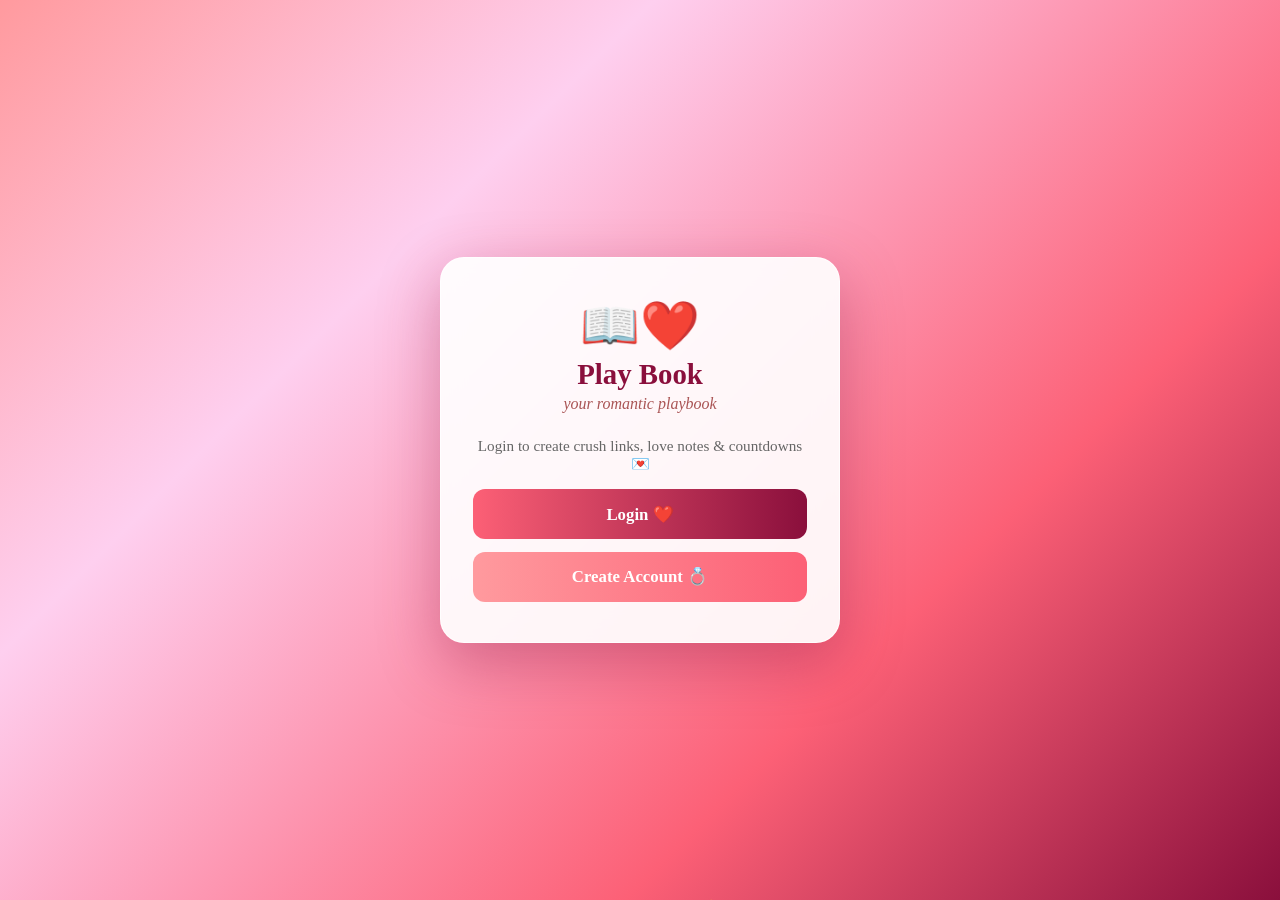
<file: index.html>
<!DOCTYPE html>
<html lang="en">
<head>
<meta charset="UTF-8" />
<meta name="viewport" content="width=device-width, initial-scale=1.0" />
<title>Play Book 💕 - Send Crush Links & Love Notes</title>
<meta name="description" content="Play Book is your romantic playbook. Create crush links, send love notes, get Yes replies on WhatsApp. Try it free." />
<link rel="canonical" href="https://play-book-three.vercel.app/" />
<meta property="og:title" content="Play Book 💕 - your romantic playbook" />
<meta property="og:description" content="Create a crush link, send on WhatsApp, get Yes back. Try Play Book free." />
<meta property="og:type" content="website" />
<meta property="og:url" content="https://play-book-three.vercel.app/" />
<meta name="robots" content="index, follow" />
<meta name="google-site-verification" content="XI5dT_hwBcSANVnfT5WIbAPcifevqG-wdshF-YJLwgw" />
<link rel="stylesheet" href="styles.css" />
</head>
<body>
<div class="hearts-bg" id="hearts"></div>
<div class="card">
  <div class="logo">📖❤️</div>
  <h1>Play Book</h1>
  <p class="subtitle">your romantic playbook</p>
  <p style="color:#666;font-size:.95rem;margin-bottom:1rem;">Login to create crush links, love notes & countdowns 💌</p>
  <a href="login.html" class="btn" style="display:block;text-decoration:none;">Login ❤️</a>
  <a href="signup.html" class="btn" style="display:block;text-decoration:none;background:linear-gradient(90deg,#ff9a9e,#fc6076);">Create Account 💍</a>

</div>
<script src="app.js"></script>
<script>
  createHearts();
  // auto-skip if already logged in
  try {
    if (typeof currentUser === 'function' && currentUser()) {
      window.location.href = 'home.html';
    }
  } catch(e) {}
</script>
</body>
</html>
</file>
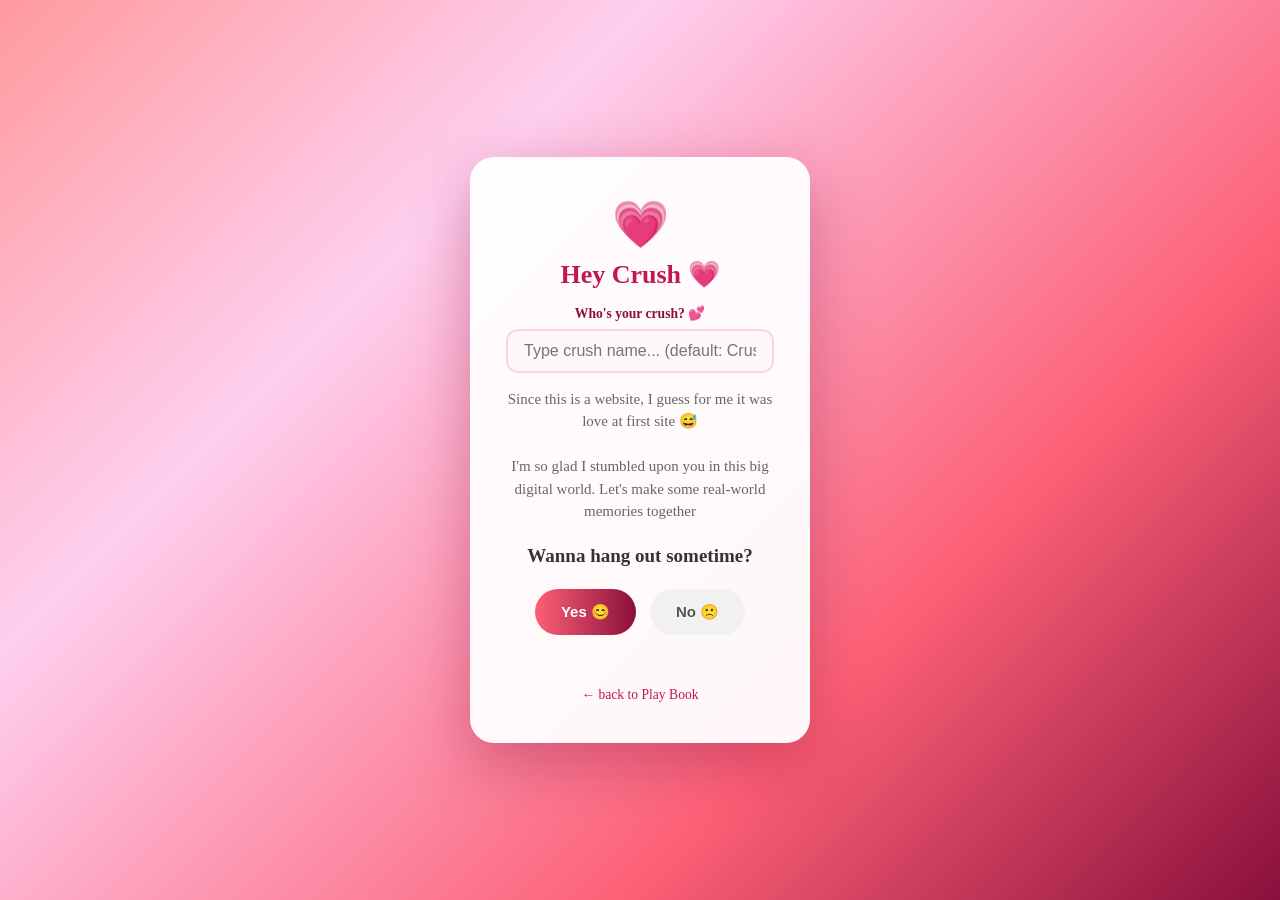
<file: crush.html>
<!DOCTYPE html>
<html lang="en">
<head>
<meta charset="UTF-8">
<meta name="viewport" content="width=device-width, initial-scale=1.0">
<title>Hey Crushie 💗 Play Book</title>
<style>
  * { box-sizing: border-box; }
  html, body {
    margin: 0; height: 100%;
    background: linear-gradient(135deg, #ff9a9e 0%, #fecfef 30%, #fc6076 70%, #8a0f3c 100%);
    font-family: 'Segoe UI', Georgia, serif;
    overflow: hidden;
  }
  body { display: flex; align-items: center; justify-content: center; }
  .card {
    background: rgba(255,255,255,.95);
    border-radius: 24px; padding: 40px 36px;
    width: 340px; max-width: 88vw; text-align: center;
    box-shadow: 0 20px 60px rgba(138,15,60,.35);
    position: relative; z-index: 2;
  }
  .heart { font-size: 46px; animation: beat 1.1s infinite; margin-bottom: 4px; }
  @keyframes beat {
    0%,100% { transform: scale(1); } 25% { transform: scale(1.15); }
    40% { transform: scale(0.95); } 60% { transform: scale(1.1); }
  }
  h1 { color: #c01a4d; margin: 8px 0 14px; font-size: 26px; font-family: Georgia, serif; }
  p.message { color: #666; font-size: 15px; line-height: 1.5; margin-bottom: 22px; }
  h2.question { color: #333; font-size: 19px; margin-bottom: 22px; }
  .buttons { display: flex; justify-content: center; gap: 14px; position: relative; height: 46px; }
  button { border: none; border-radius: 999px; padding: 12px 26px; font-size: 15px; font-weight: 600; cursor: pointer; transition: transform .15s ease, background .2s ease; }
  #yesBtn { background: linear-gradient(90deg,#fc6076,#8a0f3c); color: #fff; }
  #yesBtn:hover { transform: scale(1.06); }
  #noBtn { background: #f1f1f1; color: #555; }
  #smallText { margin-top: 18px; color: #999; font-size: 13px; min-height: 18px; }
  .success-screen { display: none; text-align: center; }
  .success-screen h1 { font-size: 30px; }
  .success-screen p { color: #777; font-size: 15px; margin-top: 8px; }
  .wa-button {
    display: inline-block; margin-top: 20px; background: #25D366; color: #fff;
    text-decoration: none; padding: 12px 26px; border-radius: 999px;
    font-size: 15px; font-weight: 600;
  }
  .wa-button:hover { background: #1ebe5b; transform: scale(1.05); }
  .back-link { display:block; margin-top:16px; font-size:.85rem; color:#c01a4d; text-decoration:none; }
  input { font-size:16px; }
  @media (max-width:480px) {
    .card { width:100%; padding:28px 20px; border-radius:18px; }
    body { padding:1rem; }
  }
  .confetti { position: fixed; top: -10px; width: 8px; height: 14px; border-radius: 2px; z-index: 5; pointer-events: none; animation: fall linear forwards; }
  @keyframes fall { to { transform: translateY(110vh) rotate(540deg); opacity: .9; } }
</style>
</head>
<body>
<div class="card" id="card">
  <div id="questionView">
    <div class="heart">💗</div>
    <h1 id="crushTitle">Hey Crush</h1>
    <p id="fromBadge" style="display:none;color:#8a0f3c;font-size:.9rem;background:#fff0f4;padding:.4rem .8rem;border-radius:999px;margin:0 0 10px;"></p>
    <div id="nameInputWrap" style="margin-bottom:14px;">
      <label style="font-size:.85rem;color:#8a0f3c;font-weight:600;">Who's your crush? 💕</label><br/>
      <input id="crushNameInput" type="text" placeholder="Type crush name... (default: Crush)" style="width:100%;padding:.7rem 1rem;margin-top:.4rem;border:2px solid #fecfef;border-radius:12px;outline:none;font-size:1rem;background:#fff8fa;" />
    </div>
    <p class="message">
      Since this is a website, I guess for me it was love at first site 😅
      <br><br>
      I'm so glad I stumbled upon you in this big digital world. Let's make some real-world memories together
    </p>
    <h2 class="question">Wanna hang out sometime?</h2>
    <div class="buttons">
      <button id="yesBtn">Yes 😊</button>
      <button id="noBtn">No 🙁</button>
    </div>
    <p id="smallText"></p>
    <a class="back-link" href="home.html">← back to Play Book</a>
  </div>
  <div class="success-screen" id="successView">
    <div class="heart">🎉</div>
    <h1>Yay!! 💗</h1>
    <p id="successText">I'll text you the details!</p>
    <a id="waLink" href="#" target="_blank" rel="noopener" class="wa-button">Send on WhatsApp 💬</a>
    <a class="back-link" href="home.html">← back to Play Book</a>
  </div>
</div>
<script src="app.js"></script>
<script>
  const yesBtn = document.getElementById('yesBtn');
  const noBtn = document.getElementById('noBtn');
  const smallText = document.getElementById('smallText');
  const questionView = document.getElementById('questionView');
  const successView = document.getElementById('successView');
  const waLink = document.getElementById('waLink');

  // Support shared link ?to=Crush&from=Sender&wa=12345
  // If link present, lock to that crush name + show sender
  const params = new URLSearchParams(window.location.search);
  const sharedTo = (params.get('to') || '').trim();
  const sharedFrom = (params.get('from') || '').trim();
  const sharedWaRaw = (params.get('wa') || '').trim();

  const user = typeof currentUser === 'function' ? currentUser() : null;
  const crushNameInput = document.getElementById('crushNameInput');

  function cleanNumber(num) {
    return (num || '').replace(/[^0-9]/g, '');
  }
  const sharedWa = cleanNumber(sharedWaRaw);
  const ownerWa = typeof getOwnerWhatsapp === 'function' ? getOwnerWhatsapp() : "";
  const WHATSAPP_NUMBER = sharedWa.length >= 7 ? sharedWa : ownerWa;

  function getCrushName() {
    if (sharedTo) return sharedTo;
    const v = (crushNameInput.value || '').trim();
    if (v) return v;
    const saved = (localStorage.getItem('playbook_crush_name') || '').trim();
    if (saved) return saved;
    return "Crush";
  }
  function updateCrushTitle() {
    const name = getCrushName();
    document.getElementById('crushTitle').textContent = 'Hey ' + name + ' 💗';
  }

  if (sharedTo) {
    // shared mode: hide input, show who it's from
    document.getElementById('nameInputWrap').style.display = 'none';
    if (sharedFrom) {
      const badge = document.getElementById('fromBadge');
      badge.style.display = 'inline-block';
      badge.textContent = '💌 From ' + sharedFrom + ' with love';
    }
    updateCrushTitle();
  } else {
    // creator mode: editable
    if (user && user.name) crushNameInput.value = user.name;
    const savedCrush = (localStorage.getItem('playbook_crush_name') || '').trim();
    if (savedCrush && !crushNameInput.value) crushNameInput.value = savedCrush;
    updateCrushTitle();
    crushNameInput.addEventListener('input', () => {
      localStorage.setItem('playbook_crush_name', crushNameInput.value.trim());
      updateCrushTitle();
    });
  }

  function buildMessage() {
    const crush = getCrushName();
    const sender = sharedFrom || (user && user.name ? user.name : '');
    if (sender) return `Hey! I'm ${crush} 😊 ${sender} sent me this Play Book link and I clicked YES! 💗`;
    return `Hey! ${crush} clicked Yes on your Play Book page 😊`;
  }

  const taunts = [
    "Bonus points for trying though 😄",
    "Nope, try again 😝",
    "Hii ni mbaya, finya 'Yes' 😂",
    "You know you want to click Yes...",
    "The 'No' button is shy, it keeps running",
    "Ok fine, one more chance 👀"
  ];
  let noCount = 0;

  function moveNoButton() {
    noCount++;
    const growth = Math.min(1 + noCount * 0.08, 1.8);
    yesBtn.style.transform = `scale(${growth})`;
    const btnRect = noBtn.getBoundingClientRect();
    const maxX = window.innerWidth - btnRect.width - 20;
    const maxY = window.innerHeight - btnRect.height - 20;
    const randomX = Math.max(20, Math.floor(Math.random() * maxX));
    const randomY = Math.max(20, Math.floor(Math.random() * maxY));
    noBtn.style.position = 'fixed';
    noBtn.style.left = randomX + 'px';
    noBtn.style.top = randomY + 'px';
    smallText.textContent = taunts[Math.min(noCount - 1, taunts.length - 1)];
  }

  noBtn.addEventListener('mouseenter', moveNoButton);
  noBtn.addEventListener('click', (e) => { e.preventDefault(); moveNoButton(); });
  noBtn.addEventListener('touchstart', (e) => { e.preventDefault(); moveNoButton(); }, {passive:false});

  function launchConfetti() {
    const colors = ['#ff4f9a', '#ffd6e8', '#ff8fb8', '#ffe066', '#a0e7e5'];
    for (let i = 0; i < 120; i++) {
      const piece = document.createElement('div');
      piece.className = 'confetti';
      piece.style.left = Math.random() * 100 + 'vw';
      piece.style.background = colors[Math.floor(Math.random() * colors.length)];
      piece.style.animationDuration = (2.2 + Math.random() * 1.8) + 's';
      document.body.appendChild(piece);
      setTimeout(() => piece.remove(), 4200);
    }
  }

  yesBtn.addEventListener('click', () => {
    if (!WHATSAPP_NUMBER) {
      smallText.textContent = "Owner: please set your WhatsApp in home.html first 💚";
      return;
    }
    const WHATSAPP_MESSAGE = buildMessage();
    const crush = getCrushName();
    questionView.style.display = 'none';
    successView.style.display = 'block';
    launchConfetti();
    setTimeout(launchConfetti, 350);
    const waUrl = `https://wa.me/${WHATSAPP_NUMBER}?text=${encodeURIComponent(WHATSAPP_MESSAGE)}`;
    waLink.href = waUrl;
    document.getElementById('successText').textContent = `Yay ${crush}! Sending your Yes to +${WHATSAPP_NUMBER} 💬`;
    window.open(waUrl, '_blank');
  });
</script>
</body>
</html>
</file>
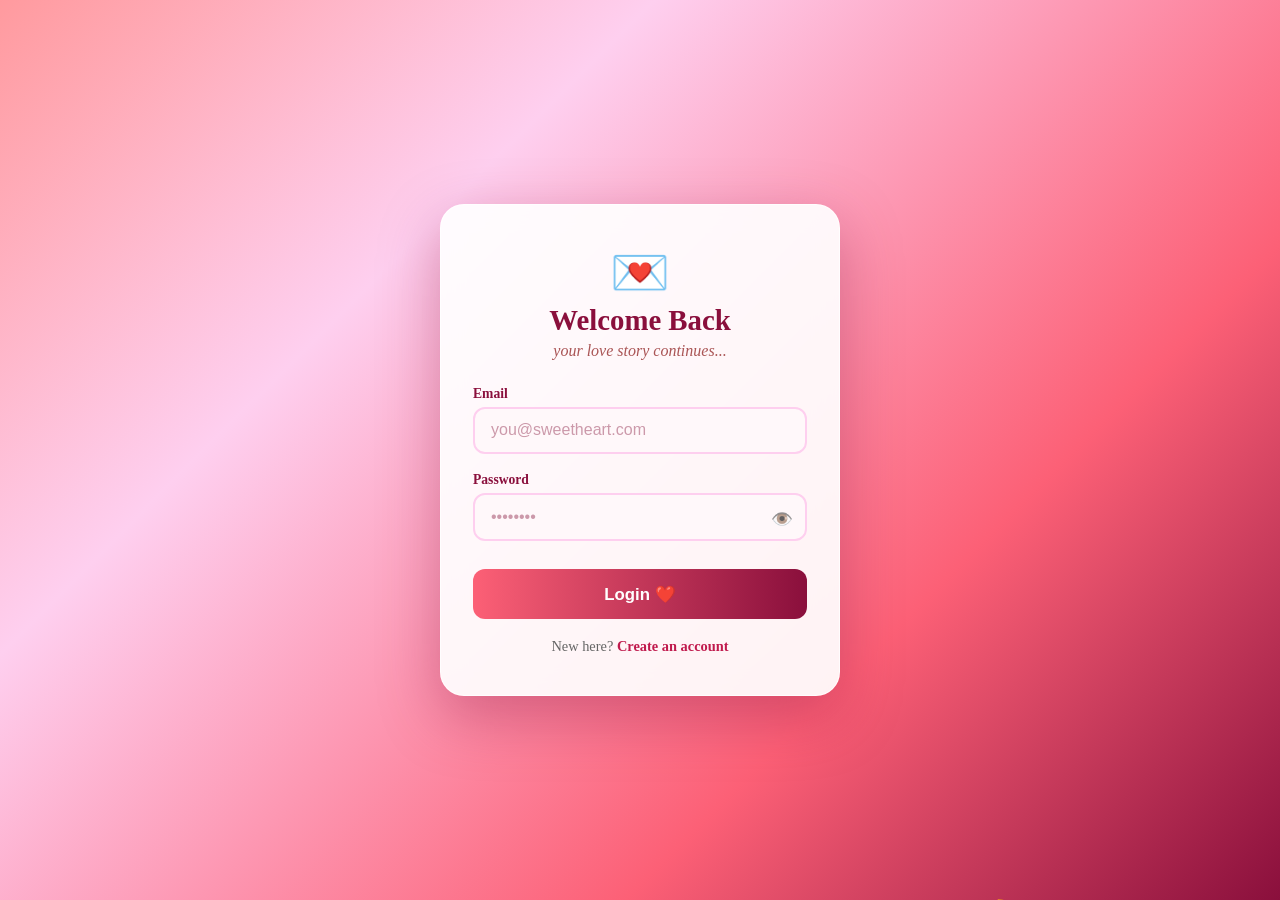
<file: home.html>
<!DOCTYPE html>
<html lang="en">
<head>
<meta charset="UTF-8" />
<meta name="viewport" content="width=device-width, initial-scale=1.0" />
<title>Our Play Book 💕</title>
<link rel="stylesheet" href="styles.css" />
<style>
  .home-card { width: 520px; max-width:92vw; }
  .love-note { background:#fff0f4; border-radius:12px; padding:1rem; margin:1rem 0; color:#8a0f3c; word-break:break-word; }
  #linkOutput { word-break:break-all; }
  @media (max-width:480px) { .home-card { padding:1.5rem 1rem; } }
</style>
</head>
<body>
<div class="hearts-bg" id="hearts"></div>
<div class="card home-card">
  <div class="logo">📖❤️</div>
  <h1 id="welcome">Our Play Book</h1>
  <p class="subtitle">chapter 1: you just logged in</p>
  <div class="love-note" id="userinfo">
    ✨ This is your romantic home base. Next we can build:<br/>
    love notes wall, date ideas spinner, memories timeline, countdowns...
  </div>
  <div class="love-note" style="background:#eafff0;">
    <div style="font-weight:700;margin-bottom:.4rem;">💚 Where should Yes replies go?</div>
    <div style="font-size:.85rem;margin-bottom:.5rem;">Owner WhatsApp (you receive all Yes clicks here): <b id="ownerDisplay"></b></div>
    <div style="display:flex;gap:.4rem;">
      <input id="ownerInput" type="tel" placeholder="+233..." style="flex:1;padding:.6rem;border:2px solid #b6e7c5;border-radius:10px;" />
      <button onclick="saveOwner()" style="padding:.6rem 1rem;border:none;border-radius:10px;background:#25D366;color:#fff;font-weight:700;cursor:pointer;">Save</button>
    </div>
    <div class="error" id="error"></div>
    <div class="success" id="success"></div>
  </div>
  <div class="love-note" style="background:#fff7e6;border:2px dashed #fcb69f;">
    <div style="font-weight:700;margin-bottom:.4rem;">💌 Create link for your crush</div>
    <div style="font-size:.85rem;margin-bottom:.5rem;">Type crush name → generate link → send it to them</div>
    <input id="linkCrushName" type="text" placeholder="Crush name... e.g. Ama" style="width:100%;padding:.6rem;margin-bottom:.4rem;border:2px solid #fcb69f;border-radius:10px;" />
    <input id="linkFromName" type="text" placeholder="Your name... e.g. David" style="width:100%;padding:.6rem;margin-bottom:.4rem;border:2px solid #fcb69f;border-radius:10px;" />
    <button onclick="generateLink()" style="width:100%;padding:.7rem;border:none;border-radius:10px;background:linear-gradient(90deg,#fc6076,#8a0f3c);color:#fff;font-weight:700;cursor:pointer;">Generate Link ✨</button>
    <div id="linkResult" style="display:none;margin-top:.6rem;">
      <input id="linkOutput" readonly style="width:100%;padding:.6rem;border:1px solid #ddd;border-radius:8px;font-size:.75rem;background:#fff;" />
      <div style="display:flex;gap:.4rem;margin-top:.4rem;">
        <button onclick="copyLink()" style="flex:1;padding:.6rem;border:none;border-radius:8px;background:#333;color:#fff;font-weight:700;cursor:pointer;">Copy 📋</button>
        <button onclick="previewLink()" style="flex:1;padding:.6rem;border:none;border-radius:8px;background:#ff4f9a;color:#fff;font-weight:700;cursor:pointer;">Preview 👀</button>
      </div>
      <div style="margin-top:.6rem;background:#eafff0;padding:.6rem;border-radius:10px;">
        <div style="font-size:.8rem;font-weight:700;margin-bottom:.3rem;">📲 Send directly to crush via WhatsApp</div>
        <div style="display:flex;gap:.4rem;">
          <input id="crushWaInput" type="tel" placeholder="Crush WhatsApp e.g. +233..." style="flex:1;padding:.6rem;border:2px solid #b6e7c5;border-radius:8px;" />
          <button onclick="sendViaWhatsapp()" style="padding:.6rem 1rem;border:none;border-radius:8px;background:#25D366;color:#fff;font-weight:700;cursor:pointer;">Send 💬</button>
        </div>
      </div>
    </div>
  </div>
  <a href="crush.html" class="btn" style="display:block;text-decoration:none;margin-bottom:.6rem;">Try the Crush Ask 💗</a>
  <div class="love-note" style="background:#fff0f6;">
    <div style="font-weight:700;">💖 Love Notes Wall</div>
    <div style="font-size:.8rem;margin-bottom:.4rem;">Leave sweet notes for your crush</div>
    <div style="display:flex;gap:.4rem;">
      <input id="noteInput" type="text" placeholder="Write something sweet..." style="flex:1;padding:.6rem;border:2px solid #fecfef;border-radius:8px;" />
      <button onclick="addNote()" style="padding:.6rem 1rem;border:none;border-radius:8px;background:#ff4f9a;color:#fff;font-weight:700;cursor:pointer;">Add</button>
    </div>
    <div id="notesList" style="margin-top:.5rem;text-align:left;"></div>
  </div>
  <button class="btn" onclick="logout()">Logout</button>
</div>
<script src="app.js"></script>
<script>
  createHearts();
  const user = currentUser();
  function ownerLabel() {
    const o = getOwnerWhatsapp();
    return o ? '+' + o : 'not set yet';
  }
  if (!user) window.location.href = 'login.html';
  else {
    document.getElementById('welcome').textContent = 'Hi ' + user.name + ' 💕';
    if (user.whatsapp) {
      document.getElementById('userinfo').innerHTML = '💖 Nickname: <b>' + user.name + '</b><br/>📱 Your WhatsApp: <b>' + user.whatsapp + '</b><br/>📩 Yes replies go to owner: <b>' + ownerLabel() + '</b>';
    }
    // prefill sender name
    document.getElementById('linkFromName').value = user.name || '';
  }
  document.getElementById('ownerDisplay').textContent = ownerLabel();
  const curOwner = getOwnerWhatsapp();
  if (curOwner) document.getElementById('ownerInput').value = '+' + curOwner;
  function saveOwner() {
    const v = document.getElementById('ownerInput').value;
    if (setOwnerWhatsapp(v)) {
      document.getElementById('ownerDisplay').textContent = ownerLabel();
      document.getElementById('userinfo').innerHTML = '💖 Nickname: <b>' + user.name + '</b><br/>📱 Your WhatsApp: <b>' + user.whatsapp + '</b><br/>📩 Yes replies go to owner: <b>' + ownerLabel() + '</b>';
    }
  }
  function generateLink() {
    const crush = document.getElementById('linkCrushName').value.trim() || 'Crush';
    const from = document.getElementById('linkFromName').value.trim() || (user ? user.name : '');
    const wa = getOwnerWhatsapp();
    if (!wa) { showMsg('error', 'Set owner WhatsApp first 💚'); return; }
    const base = window.location.href.replace('home.html', 'crush.html').split('?')[0].split('#')[0];
    const link = base + '?to=' + encodeURIComponent(crush) + '&from=' + encodeURIComponent(from) + '&wa=' + encodeURIComponent(wa);
    document.getElementById('linkOutput').value = link;
    document.getElementById('linkResult').style.display = 'block';
    showMsg('success', 'Link ready for ' + crush + '! Copy & send 💌');
  }
  function copyLink() {
    const out = document.getElementById('linkOutput');
    out.select(); out.setSelectionRange(0, 99999);
    navigator.clipboard.writeText(out.value).then(() => showMsg('success', 'Copied! Send it to your crush 💕'));
  }
  function previewLink() {
    const link = document.getElementById('linkOutput').value;
    if (link) window.open(link, '_blank');
  }
  function sendViaWhatsapp() {
    const link = document.getElementById('linkOutput').value;
    const crushWaRaw = document.getElementById('crushWaInput').value.trim();
    const crushWa = (crushWaRaw || '').replace(/[^0-9]/g, '');
    if (!link) { showMsg('error', 'Generate link first ✨'); return; }
    if (crushWa.length < 7) { showMsg('error', 'Enter crush WhatsApp number 📱'); return; }
    const crush = document.getElementById('linkCrushName').value.trim() || 'Crush';
    const text = `Hey ${crush} 💗 Someone made something special for you! Open this: ${link}`;
    window.open('https://wa.me/' + crushWa + '?text=' + encodeURIComponent(text), '_blank');
    showMsg('success', 'Opening WhatsApp to ' + crush + '... 💬');
  }
  // --- Love notes ---
  function notesKey() { return 'playbook_notes_' + (user ? user.email : 'guest'); }
  function getNotes() { return JSON.parse(localStorage.getItem(notesKey()) || '[]'); }
  function renderNotes() {
    const list = document.getElementById('notesList');
    const notes = getNotes();
    if (!notes.length) { list.innerHTML = '<div style="font-size:.8rem;color:#999;">No notes yet. Be the first romantic 😘</div>'; return; }
    list.innerHTML = notes.map((n,i) => `<div style="background:#fff;padding:.5rem .7rem;border-radius:8px;margin-bottom:.3rem;display:flex;justify-content:space-between;gap:.5rem;font-size:.9rem;">💕 ${n.replace(/</g,'&lt;')} <button onclick="delNote(${i})" style="border:none;background:none;cursor:pointer;">❌</button></div>`).join('');
  }
  function addNote() {
    const inp = document.getElementById('noteInput');
    const v = inp.value.trim();
    if (!v) return;
    const notes = getNotes(); notes.unshift(v.slice(0,200));
    localStorage.setItem(notesKey(), JSON.stringify(notes));
    inp.value = ''; renderNotes();
  }
  function delNote(i) {
    const notes = getNotes(); notes.splice(i,1);
    localStorage.setItem(notesKey(), JSON.stringify(notes)); renderNotes();
  }
  renderNotes();
</script>
</body>
</html>
</file>
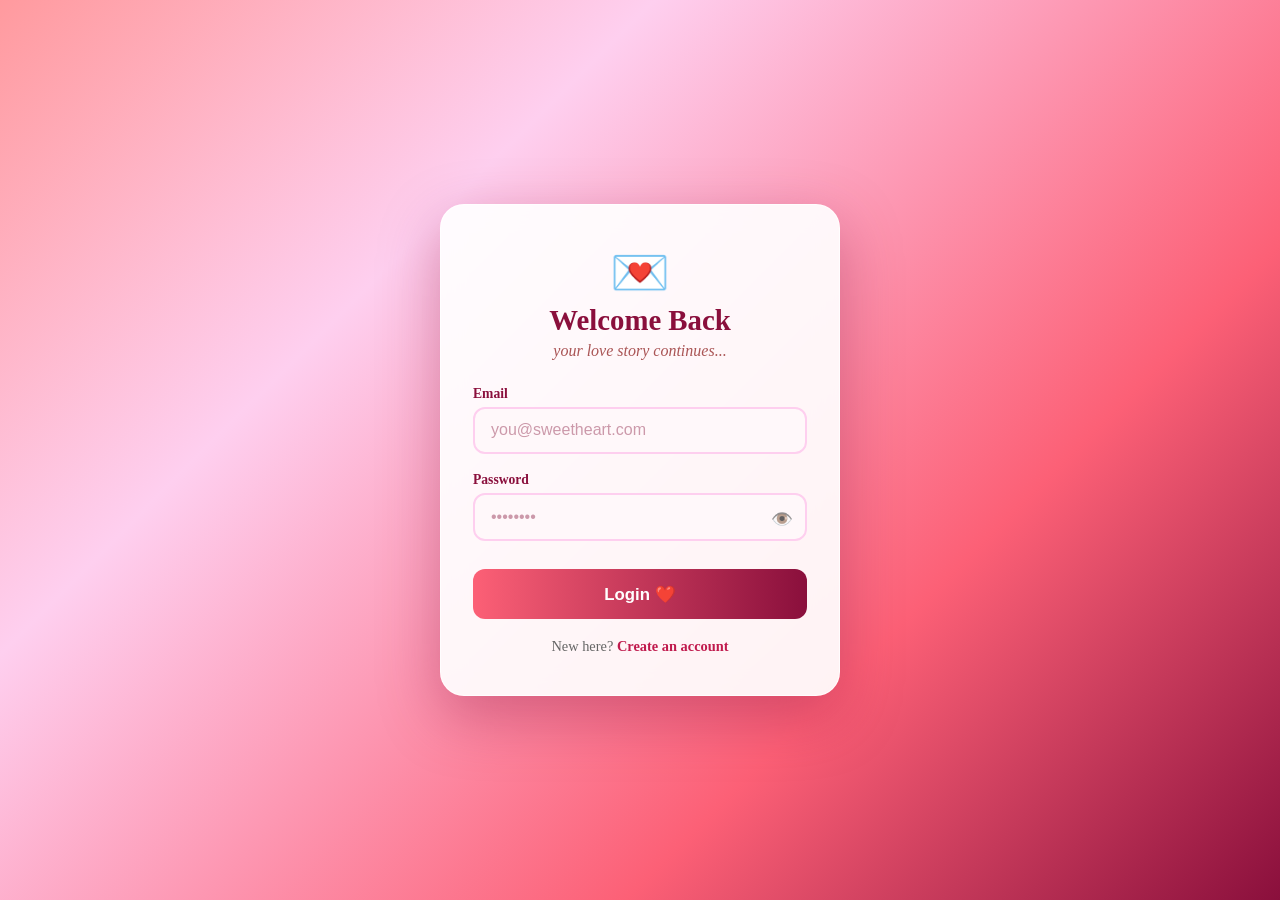
<file: login.html>
<!DOCTYPE html>
<html lang="en">
<head>
<meta charset="UTF-8" />
<meta name="viewport" content="width=device-width, initial-scale=1.0" />
<title>Login 💕 Play Book</title>
<link rel="stylesheet" href="styles.css" />
</head>
<body>
<div class="hearts-bg" id="hearts"></div>
<div class="card">
  <div class="logo">💌</div>
  <h1>Welcome Back</h1>
  <p class="subtitle">your love story continues...</p>
  <div class="error" id="error"></div>
  <form id="loginForm">
    <div class="input-group">
      <label>Email</label>
      <input type="email" id="email" placeholder="you@sweetheart.com" required />
    </div>
    <div class="input-group">
      <label for="password">Password</label>
      <div class="pass-wrap">
        <input type="password" id="password" placeholder="••••••••" required autocomplete="current-password" />
        <button type="button" class="toggle-pass" onclick="togglePassword('password', this)" aria-label="Show password">👁️</button>
      </div>
    </div>
    <button class="btn" type="submit">Login ❤️</button>
  </form>
  <p class="switch">New here? <a href="signup.html">Create an account</a></p>
</div>
<script src="app.js"></script>
<script>
  createHearts();
  document.getElementById('loginForm').addEventListener('submit', (e) => {
    e.preventDefault();
    loginUser(
      document.getElementById('email').value,
      document.getElementById('password').value
    );
  });
</script>
</body>
</html>
</file>
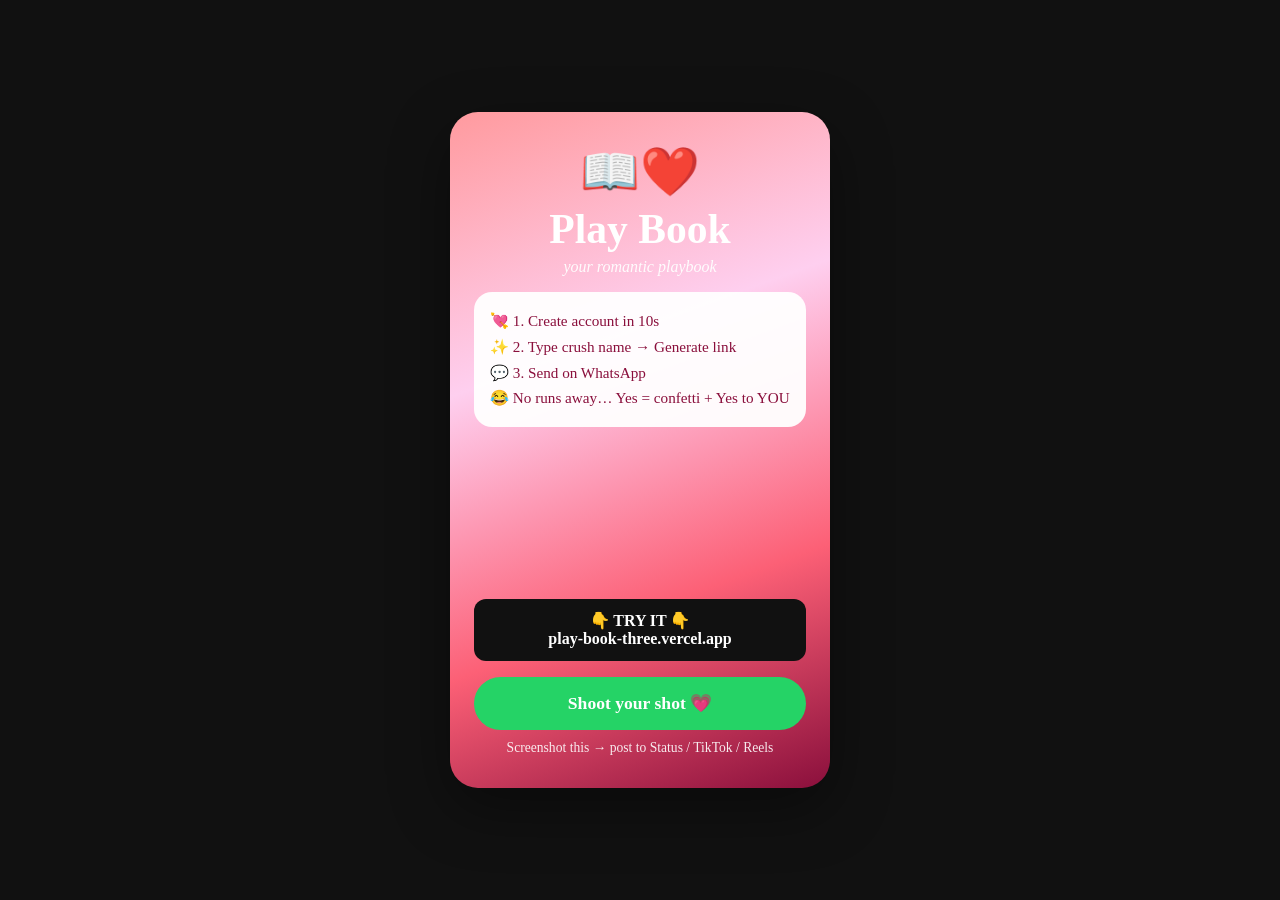
<file: promo.html>
<!DOCTYPE html>
<html lang="en">
<head>
<meta charset="UTF-8" />
<meta name="viewport" content="width=device-width, initial-scale=1.0" />
<title>Play Book Promo 💗</title>
<style>
  *{margin:0;padding:0;box-sizing:border-box}
  body{min-height:100vh;display:flex;align-items:center;justify-content:center;background:#111;font-family:'Segoe UI',Georgia,serif;padding:1rem}
  .poster{width:380px;max-width:92vw;aspect-ratio:9/16;background:linear-gradient(160deg,#ff9a9e 0%,#fecfef 35%,#fc6076 70%,#8a0f3c 100%);border-radius:28px;padding:2rem 1.5rem;text-align:center;color:#fff;display:flex;flex-direction:column;justify-content:space-between;box-shadow:0 20px 60px rgba(0,0,0,.4)}
  .emoji{font-size:3rem}
  h1{font-size:2.6rem;font-family:Georgia,serif;margin:.3rem 0}
  .sub{font-style:italic;opacity:.95;margin-bottom:1rem}
  .steps{background:rgba(255,255,255,.95);color:#8a0f3c;border-radius:18px;padding:1rem;text-align:left;font-size:.95rem;line-height:1.7}
  .url{background:#111;color:#fff;border-radius:12px;padding:.8rem;margin-top:1rem;font-weight:800;word-break:break-all}
  .cta{margin-top:1rem;background:#25D366;color:#fff;font-weight:800;padding:1rem;border-radius:999px;font-size:1.1rem}
  .small{font-size:.85rem;opacity:.9;margin-top:.6rem}
</style>
</head>
<body>
<div class="poster">
  <div>
    <div class="emoji">📖❤️</div>
    <h1>Play Book</h1>
    <div class="sub">your romantic playbook</div>
    <div class="steps">
      💘 1. Create account in 10s<br/>
      ✨ 2. Type crush name → Generate link<br/>
      💬 3. Send on WhatsApp<br/>
      😂 No runs away… Yes = confetti + Yes to YOU
    </div>
  </div>
  <div>
    <div class="url">👇 TRY IT 👇<br/>play-book-three.vercel.app</div>
    <div class="cta">Shoot your shot 💗</div>
    <div class="small">Screenshot this → post to Status / TikTok / Reels</div>
  </div>
</div>
</body>
</html>
</file>
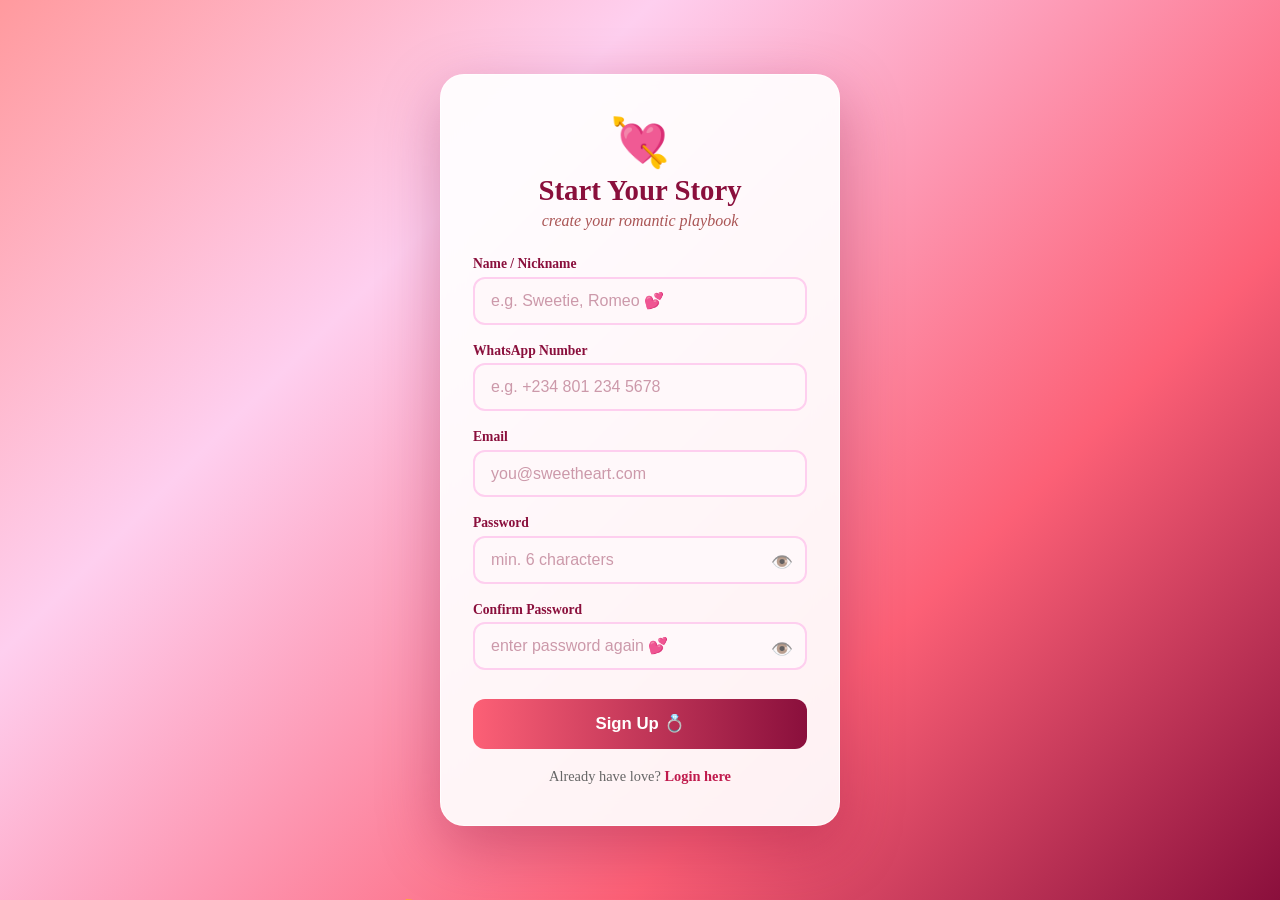
<file: signup.html>
<!DOCTYPE html>
<html lang="en">
<head>
<meta charset="UTF-8" />
<meta name="viewport" content="width=device-width, initial-scale=1.0" />
<title>Sign Up 💖 Play Book</title>
<link rel="stylesheet" href="styles.css" />
</head>
<body>
<div class="hearts-bg" id="hearts"></div>
<div class="card">
  <div class="logo">💘</div>
  <h1>Start Your Story</h1>
  <p class="subtitle">create your romantic playbook</p>
  <div class="error" id="error"></div>
  <div class="success" id="success"></div>
  <form id="signupForm">
    <div class="input-group">
      <label>Name / Nickname</label>
      <input type="text" id="name" placeholder="e.g. Sweetie, Romeo 💕" required minlength="2" />
    </div>
    <div class="input-group">
      <label>WhatsApp Number</label>
      <input type="tel" id="whatsapp" placeholder="e.g. +234 801 234 5678" required pattern="^[+0-9][0-9\s\-()]{6,20}$" title="Enter a valid WhatsApp number" />
    </div>
    <div class="input-group">
      <label>Email</label>
      <input type="email" id="email" placeholder="you@sweetheart.com" required />
    </div>
    <div class="input-group">
      <label for="password">Password</label>
      <div class="pass-wrap">
        <input type="password" id="password" placeholder="min. 6 characters" required minlength="6" autocomplete="new-password" />
        <button type="button" class="toggle-pass" onclick="togglePassword('password', this)" aria-label="Show password">👁️</button>
      </div>
    </div>
    <div class="input-group">
      <label for="confirmPassword">Confirm Password</label>
      <div class="pass-wrap">
        <input type="password" id="confirmPassword" placeholder="enter password again 💕" required minlength="6" autocomplete="new-password" />
        <button type="button" class="toggle-pass" onclick="togglePassword('confirmPassword', this)" aria-label="Show password">👁️</button>
      </div>
    </div>
    <button class="btn" type="submit">Sign Up 💍</button>
  </form>
  <p class="switch">Already have love? <a href="login.html">Login here</a></p>
</div>
<script src="app.js"></script>
<script>
  createHearts();
  const passEl = document.getElementById('password');
  const confirmEl = document.getElementById('confirmPassword');
  function liveMatch() {
    if (!confirmEl.value) { confirmEl.style.borderColor = '#fecfef'; return; }
    confirmEl.style.borderColor = passEl.value === confirmEl.value ? '#25D366' : '#fc6076';
  }
  passEl.addEventListener('input', liveMatch);
  confirmEl.addEventListener('input', liveMatch);
  document.getElementById('signupForm').addEventListener('submit', (e) => {
    e.preventDefault();
    signupUser(
      document.getElementById('name').value,
      document.getElementById('email').value,
      document.getElementById('whatsapp').value,
      document.getElementById('password').value,
      document.getElementById('confirmPassword').value
    );
  });
</script>
</body>
</html>
</file>
<file: styles.css>
/* Romantic Play Book - Auth Theme */
* { margin:0; padding:0; box-sizing:border-box; }
body {
  font-family: 'Segoe UI', Georgia, serif;
  min-height: 100vh;
  background: linear-gradient(135deg, #ff9a9e 0%, #fecfef 30%, #fc6076 70%, #8a0f3c 100%);
  display:flex; align-items:center; justify-content:center;
  overflow:hidden; position:relative;
}
.hearts-bg { position:fixed; inset:0; pointer-events:none; overflow:hidden; }
.heart-float {
  position:absolute; bottom:-40px; color: rgba(255,255,255,.7);
  animation: floatUp linear infinite; font-size:20px;
}
@keyframes floatUp {
  0% { transform: translateY(0) rotate(0deg); opacity:0; }
  10% { opacity:1; }
  100% { transform: translateY(-110vh) rotate(30deg); opacity:0; }
}
.card {
  background: rgba(255,255,255,.92);
  backdrop-filter: blur(12px);
  width: 400px; max-width: 92vw;
  padding: 2.5rem 2rem;
  border-radius: 24px;
  box-shadow: 0 20px 60px rgba(138,15,60,.35);
  text-align:center; z-index:2; position:relative;
  border: 1px solid rgba(255,255,255,.8);
}
.logo { font-size: 3rem; margin-bottom:.2rem; }
h1 { color:#8a0f3c; font-family: Georgia, serif; font-size:1.8rem; margin-bottom:.3rem; }
.subtitle { color:#a55; margin-bottom:1.5rem; font-style:italic; }
.input-group { text-align:left; margin-bottom:1rem; }
.input-group label { font-size:.85rem; color:#8a0f3c; font-weight:600; }
.input-group input {
  width:100%; padding:.8rem 1rem; margin-top:.3rem;
  border:2px solid #fecfef; border-radius:12px; outline:none;
  font-size:1rem; transition:.2s; background:#fff8fa;
}
.input-group input:focus { border-color:#fc6076; background:#fff; box-shadow:0 0 0 4px rgba(252,96,118,.15); }
.input-group input::placeholder { color:#c9a; }
.pass-wrap { position:relative; }
.pass-wrap input { padding-right:3rem !important; }
.toggle-pass {
  position:absolute; right:.6rem; top:50%; transform:translateY(-32%);
  border:none; background:none; cursor:pointer; font-size:1.1rem; padding:.3rem;
  opacity:.7;
}
.toggle-pass:hover { opacity:1; }
.btn { width:100%; padding:.9rem; margin-top:.8rem;
  border:none; border-radius:12px; cursor:pointer;
  background: linear-gradient(90deg, #fc6076, #8a0f3c);
  color:white; font-size:1.05rem; font-weight:700;
  transition:.2s;
}
.btn:hover { transform: translateY(-2px); box-shadow:0 10px 20px rgba(252,96,118,.4); }
.btn:active { transform: translateY(0); }
.btn:disabled { opacity:.6; cursor:not-allowed; transform:none; }
.switch { margin-top:1.2rem; font-size:.9rem; color:#666; }
.switch a { color:#c01a4d; font-weight:700; text-decoration:none; }
.switch a:hover { text-decoration:underline; }
.error { background:#ffe0e6; color:#8a0f3c; padding:.6rem; border-radius:8px; font-size:.85rem; margin-bottom:1rem; display:none; }
.success { background:#e0ffe8; color:#0a6b2d; padding:.6rem; border-radius:8px; font-size:.85rem; margin-bottom:1rem; display:none; }
.divider { margin:1rem 0; color:#bbb; font-size:.8rem; }

/* Polish: mobile + scroll */
body { padding:1rem; overflow-y:auto; }
.card { max-height:92vh; overflow-y:auto; }
.input-group input { font-size:16px; } /* prevents iOS zoom */
@media (max-width:480px) {
  .card { width:100%; padding:1.8rem 1.2rem; border-radius:18px; }
  h1 { font-size:1.5rem; }
  .logo { font-size:2.4rem; }
  .btn { font-size:1rem; }
}
</file>
